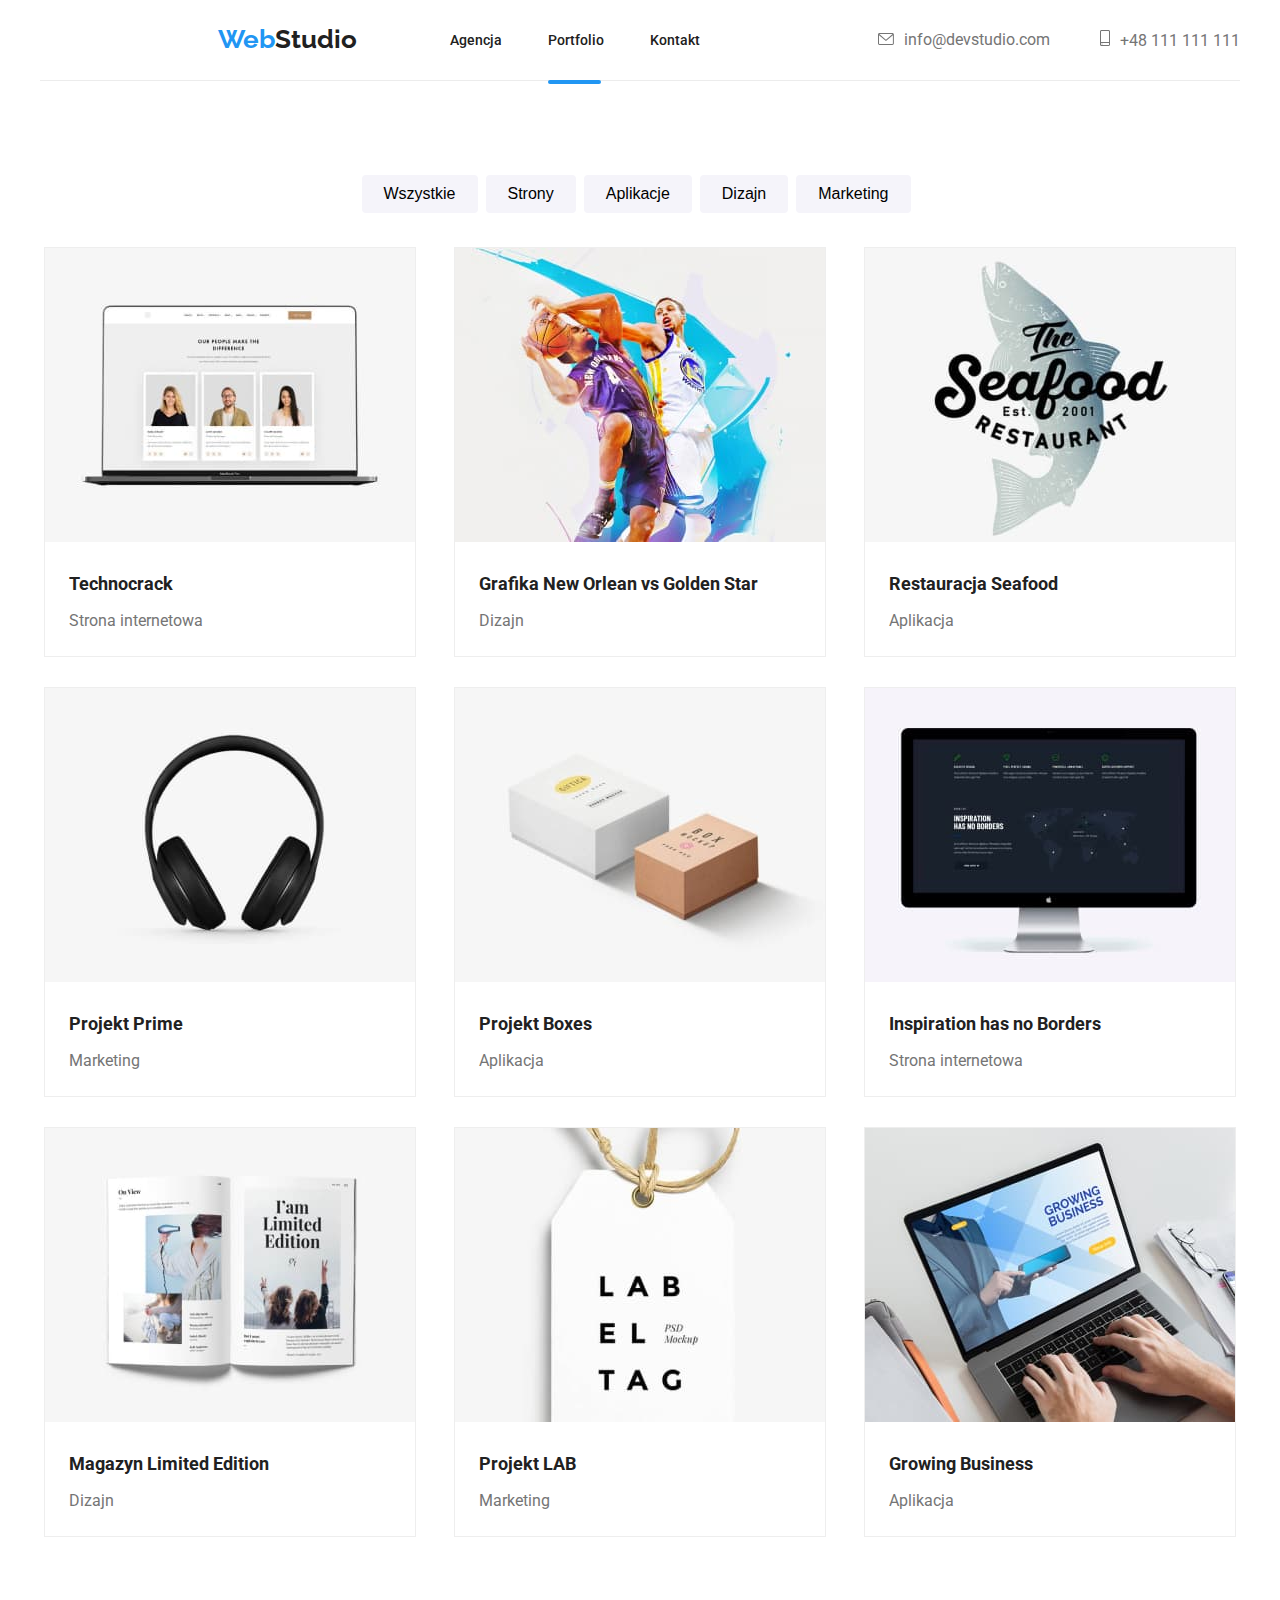
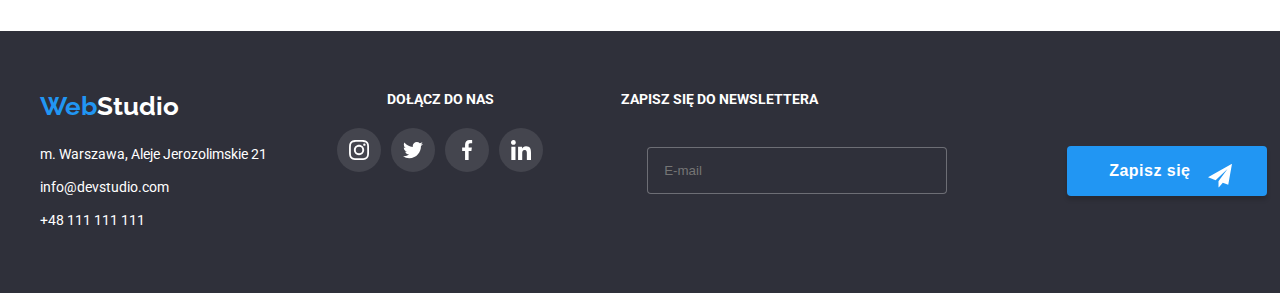
<file: portfolio.html>
<!DOCTYPE html>
<html lang="pl">
<head>
    <link rel="stylesheet" href="https://cdnjs.cloudflare.com/ajax/libs/modern-normalize/1.1.0/modern-normalize.min.css" integrity="sha512-wpPYUAdjBVSE4KJnH1VR1HeZfpl1ub8YT/NKx4PuQ5NmX2tKuGu6U/JRp5y+Y8XG2tV+wKQpNHVUX03MfMFn9Q==" crossorigin="anonymous" referrerpolicy="no-referrer" />
    <link rel="stylesheet" href="css/main.min.css"/>
    <meta charset="UTF-8">
    <meta http-equiv="X-UA-Compatible" content="IE=edge">
    <meta name="viewport" content="width=device-width, initial-scale=1.0">
    <title>Portfolio</title>
</head>
<body>
    <header>
        <div class="container">
        <div class="page-header">
        <nav class="page-header__menu">
            <a class="logo" href="./index.html"><span class="logo__label">Web</span>Studio</a>
        <ul class="navigation">
            <li class="navigation__item"><a class="navigation__link"  href="./index.html">Agencja</a></li>
            <li class="navigation__item"><a class="navigation__link is-active" href="./portfolio.html">Portfolio</a></li>
            <li class="navigation__item"><a class="navigation__link" href="#">Kontakt</a></li>
        </ul>
        </nav>
        <ul class="contact">
           <li class="contact__item"><a class="contact__link" href="mailto:info@devstudio.com"><svg class="contact__icons  contact__link" width="16px" height="12px"><use href="./images/icons.svg#icon-envelope"></use></svg>info@devstudio.com</a></li>
           <li class="contact__item"><a class="contact__link" href="tel:48111111111"> <svg class="contact__icons contact__link" width="10px" height="16px"><use  href="./images/icons.svg#icon-smartphone"></use></svg>+48 111 111 111</a></li>
        </ul>
    </div>
</div>
    </header>
    <main>
        <section class="section">
            <div class="container">
        <ul class="menu">
            <li class="menu__item"><button class="menu__button" type="button">Wszystkie</button></li>
            <li class="menu__item"><button class="menu__button" type="button">Strony</button></li>
            <li class="menu__item"><button class="menu__button" type="button">Aplikacje</button></li>
            <li class="menu__item"><button class="menu__button" type="button">Dizajn</button></li>
            <li class="menu__item"><button class="menu__button" type="button">Marketing</button></li>
        </ul>
    </div>
        <div class="container">
        <ul class="portfolio">
            <li class="products__list">
                <figure>
                    <div class="products__card">
                        <img class="products__img" src="./images/technocrack.jpg" alt="technocrack" width="370" height="294">
                        <div class="products__hover">
                            <p class="products__hover__text">Technocrack jest popularną platformą wykorzystywaną do rozpowszechniania koronawirusa. Firmy wykorzystują tę platformę do celów szpiegowskich i ataków na niezabezpieczone serwery konkurencji</p>
                        </div>
                    </div>
                    <figcaption><h3 class="products__title">Technocrack</h3><p class="products__text">Strona internetowa</p>
                    </figcaption>
                </figure>
            </li>
            <li class="products__list">
                <figure>
                    <div class="products__card">
                        <img class="products__img" src="./images/new-orlean-vs-golden-star.jpg" alt="basketball players with the ball" width="370" height="294">
                        <div class="products__hover">
                            <p class="products__hover__text">Technocrack jest popularną platformą wykorzystywaną do rozpowszechniania koronawirusa. Firmy wykorzystują tę platformę do celów szpiegowskich i ataków na niezabezpieczone serwery konkurencji</p>
                        </div>
                    </div>
                    <figcaption><h3 class="products__title">Grafika New Orlean vs Golden Star</h3><p class="products__text">Dizajn</p>
                    </figcaption>
                </figure>
            </li>
            <li class="products__list">
                <figure>
                    <div class="products__card">
                        <img class="products__img" src="./images/restaurant-seafood.jpg" alt="restaurant logo" width="370" height="294">
                        <div class="products__hover">
                            <p class="products__hover__text">Technocrack jest popularną platformą wykorzystywaną do rozpowszechniania koronawirusa. Firmy wykorzystują tę platformę do celów szpiegowskich i ataków na niezabezpieczone serwery konkurencji</p>
                        </div>
                    </div>
                    <figcaption><h3 class="products__title">Restauracja Seafood</h3><p class="products__text">Aplikacja</p>
                    </figcaption>
                </figure>
            </li>
            <li class="products__list">
                <figure>
                    <div class="products__card">
                        <img class="products__img" src="./images/design-prime.jpg" alt="headphones" width="370" height="294">
                        <div class="products__hover">
                            <p class="products__hover__text">Technocrack jest popularną platformą wykorzystywaną do rozpowszechniania koronawirusa. Firmy wykorzystują tę platformę do celów szpiegowskich i ataków na niezabezpieczone serwery konkurencji</p>
                        </div>
                    </div>
                    <figcaption><h3 class="products__title">Projekt Prime</h3><p class="products__text">Marketing</p>
                    </figcaption>
                </figure>
            </li>
            <li class="products__list">
                <figure>
                    <div class="products__card">
                        <img class="products__img" src="./images/design-boxes.jpg" alt="two boxes" width="370" height="294">
                        <div class="products__hover">
                            <p class="products__hover__text">Technocrack jest popularną platformą wykorzystywaną do rozpowszechniania koronawirusa. Firmy wykorzystują tę platformę do celów szpiegowskich i ataków na niezabezpieczone serwery konkurencji</p>
                        </div>
                    </div>
                    <figcaption><h3 class="products__title">Projekt Boxes</h3><p class="products__text">Aplikacja</p>
                    </figcaption>
                </figure>
            </li>
            <li class="products__list">
                <figure>
                    <div class="products__card">
                        <img class="products__img" src="./images/inspiration-has-no-borders.jpg" alt="monitor" width="370" height="294">
                        <div class="products__hover">
                            <p class="products__hover__text">Technocrack jest popularną platformą wykorzystywaną do rozpowszechniania koronawirusa. Firmy wykorzystują tę platformę do celów szpiegowskich i ataków na niezabezpieczone serwery konkurencji</p>
                        </div>
                    </div>
                    <figcaption><h3 class="products__title">Inspiration has no Borders</h3><p class="products__text">Strona internetowa</p>
                    </figcaption>
                </figure>
            </li>
            <li class="products__list">
                <figure>
                    <div class="products__card">
                        <img class="products__img" src="./images/magazine-limited-edition.jpg" alt="colorful magazine" width="370" height="294">
                        <div class="products__hover">
                            <p class="products__hover__text">Technocrack jest popularną platformą wykorzystywaną do rozpowszechniania koronawirusa. Firmy wykorzystują tę platformę do celów szpiegowskich i ataków na niezabezpieczone serwery konkurencji</p>
                        </div>
                    </div>
                    <figcaption><h3 class="products__title">Magazyn Limited Edition</h3><p class="products__text">Dizajn</p>
                    </figcaption>
                </figure>
            </li>
            <li class="products__list">
                <figure>
                    <div class="products__card">
                        <img class="products__img" src="./images/design-lab.jpg" alt="label" width="370" height="294">
                        <div class="products__hover">
                            <p class="products__hover__text">Technocrack jest popularną platformą wykorzystywaną do rozpowszechniania koronawirusa. Firmy wykorzystują tę platformę do celów szpiegowskich i ataków na niezabezpieczone serwery konkurencji</p>
                        </div>
                    </div>
                    <figcaption><h3 class="products__title">Projekt LAB</h3><p class="products__text">Marketing</p>
                    </figcaption>
                </figure>
            </li>
            <li class="products__list">
                <figure>
                    <div class="products__card">
                        <img class="products__img" src="./images/growing-business.jpg" alt="laptop" width="370" height="294">
                        <div class="products__hover">
                            <p class="products__hover__text">Technocrack jest popularną platformą wykorzystywaną do rozpowszechniania koronawirusa. Firmy wykorzystują tę platformę do celów szpiegowskich i ataków na niezabezpieczone serwery konkurencji</p>
                        </div>
                    </div>
                    <figcaption><h3 class="products__title">Growing Business</h3><p class="products__text">Aplikacja</p>
                    </figcaption>
                </figure>
            </li>
        </ul>
    </section>
</div>
    </main>
    <footer class="footer-background">
        <div class="container">
        <div class="page-footer">
            <div class="footer-contact">
                <address>
                    <a class="logo footer-contact__link" href="./index.html"><span class="logo__label">Web</span>Studio</a>
                    <ul class="footer-list">
                        <li class="footer-list__item">m. Warszawa, Aleje Jerozolimskie 21</li>
                        <li class="footer-list__item"><a class="footer-contact__link" href="mailto:info@devstudio.com">info@devstudio.com</a></li>
                        <li class="footer-list__item"><a class="footer-contact__link" href="tel:48111111111">+48 111 111 111</a></li>
                    </ul>
                </address>
            </div>
            <div class="footer-social-media">
                <h5 class="footer-social-media__title">DOŁĄCZ DO NAS</h5>
                <ul class="footer-social-media__item">
                    <li><a href="#" class="footer-social-media__link"><svg width="20px"height="20px"><use href="./images/icons.svg#icon-instagram" ></use></svg></li></a>
                    <li><a href="#" class="footer-social-media__link"><svg width="20px"height="20px"><use href="./images/icons.svg#icon-twitter" ></use></svg></li></a>
                    <li><a href="#" class="footer-social-media__link"><svg width="20px"height="20px"><use href="./images/icons.svg#icon-facebook" ></use></svg></li></a>
                    <li><a href="#" class="footer-social-media__link"><svg width="20px"height="20px"><use href="./images/icons.svg#icon-linkedin" ></use></svg></li></a>
                </ul>
            </div>
            <div class="footer-newsletter">
                <div class="footer-newsletter__items">
                <form name="signup_form" autocomplete="on" novalidate>
                <label class="footer-newsletter__label" for="email-newsletter">ZAPISZ SIĘ DO NEWSLETTERA   
                </label>
                <div class="email-newsletter"> 
                    <input class="email-newsletter__input" id="email-newsletter" type="email" name="email" placeholder="E-mail" required/>
                    <button type="submit" class="email-newsletter__btn email-newsletter button">Zapisz się<svg class="email-newsletter__icons" width="24px" height="24px"><use href="./images/icons.svg#icon-icon-send"></use></svg></button>
                </div>
            </form>
            </div>
            </div>
        </div>
    </div>
    </footer>
</body>
</html>
</file>
<file: css/main.min.css>
@import"https://fonts.googleapis.com/css2?family=Raleway:wght@700&family=Roboto:wght@400;500;700;900&display=swap";@import"https://fonts.googleapis.com/css2?family=Raleway:wght@700&family=Roboto:wght@400;500;700;900&display=swap";@import"https://fonts.googleapis.com/css2?family=Raleway:wght@700&family=Roboto:wght@400;500;700;900&display=swap";@import"https://fonts.googleapis.com/css2?family=Raleway:wght@700&family=Roboto:wght@400;500;700;900&display=swap";@import"https://fonts.googleapis.com/css2?family=Raleway:wght@700&family=Roboto:wght@400;500;700;900&display=swap";@import"https://fonts.googleapis.com/css2?family=Raleway:wght@700&family=Roboto:wght@400;500;700;900&display=swap";@import"https://fonts.googleapis.com/css2?family=Raleway:wght@700&family=Roboto:wght@400;500;700;900&display=swap";@import"https://fonts.googleapis.com/css2?family=Raleway:wght@700&family=Roboto:wght@400;500;700;900&display=swap";@import"https://fonts.googleapis.com/css2?family=Raleway:wght@700&family=Roboto:wght@400;500;700;900&display=swap";@import"https://fonts.googleapis.com/css2?family=Raleway:wght@700&family=Roboto:wght@400;500;700;900&display=swap";@import"https://fonts.googleapis.com/css2?family=Raleway:wght@700&family=Roboto:wght@400;500;700;900&display=swap";@import"https://fonts.googleapis.com/css2?family=Raleway:wght@700&family=Roboto:wght@400;500;700;900&display=swap";@import"https://fonts.googleapis.com/css2?family=Raleway:wght@700&family=Roboto:wght@400;500;700;900&display=swap";@import"https://fonts.googleapis.com/css2?family=Raleway:wght@700&family=Roboto:wght@400;500;700;900&display=swap";@import"https://fonts.googleapis.com/css2?family=Raleway:wght@700&family=Roboto:wght@400;500;700;900&display=swap";@import"https://fonts.googleapis.com/css2?family=Raleway:wght@700&family=Roboto:wght@400;500;700;900&display=swap";@import"https://fonts.googleapis.com/css2?family=Raleway:wght@700&family=Roboto:wght@400;500;700;900&display=swap";@import"https://fonts.googleapis.com/css2?family=Raleway:wght@700&family=Roboto:wght@400;500;700;900&display=swap";@import"https://fonts.googleapis.com/css2?family=Raleway:wght@700&family=Roboto:wght@400;500;700;900&display=swap";@import"https://fonts.googleapis.com/css2?family=Raleway:wght@700&family=Roboto:wght@400;500;700;900&display=swap";@import"https://fonts.googleapis.com/css2?family=Raleway:wght@700&family=Roboto:wght@400;500;700;900&display=swap";@import"https://fonts.googleapis.com/css2?family=Raleway:wght@700&family=Roboto:wght@400;500;700;900&display=swap";@import"https://fonts.googleapis.com/css2?family=Raleway:wght@700&family=Roboto:wght@400;500;700;900&display=swap";@import"https://fonts.googleapis.com/css2?family=Raleway:wght@700&family=Roboto:wght@400;500;700;900&display=swap";@import"https://fonts.googleapis.com/css2?family=Raleway:wght@700&family=Roboto:wght@400;500;700;900&display=swap";@import"https://fonts.googleapis.com/css2?family=Raleway:wght@700&family=Roboto:wght@400;500;700;900&display=swap";@import"https://fonts.googleapis.com/css2?family=Raleway:wght@700&family=Roboto:wght@400;500;700;900&display=swap";*{margin:0 auto;padding:0;-webkit-box-sizing:border-box;box-sizing:border-box;outline:none}body{font-family:"Roboto",sans-serif;color:#212121}@media screen and (min-width: 320px){.container{width:100%;margin:0 auto}}@media screen and (min-width: 481px){.container{width:100%}}@media screen and (min-width: 769px){.container{width:100%}}@media screen and (min-width: 1200px){.container{width:1200px}}.page-header{display:-webkit-box;display:-ms-flexbox;display:flex;-webkit-box-align:center;-ms-flex-align:center;align-items:center;-webkit-box-pack:start;-ms-flex-pack:start;justify-content:flex-start;border-bottom:solid;border-block-width:1px;border-color:#ececec}.page-header__menu{font-size:14px;font-weight:500;line-height:1.17;cursor:pointer;display:-webkit-box;display:-ms-flexbox;display:flex;-webkit-box-align:center;-ms-flex-align:center;align-items:center}.logo{font-family:"Raleway";font-weight:700;font-size:26px;line-height:1.19;text-decoration:none;list-style:none;text-decoration:none;color:#212121;padding-top:24px;padding-bottom:25px;-webkit-transition-property:color;transition-property:color;-webkit-transition:-webkit-transform 250ms cubic-bezier(0.4, 0, 0.2, 1);transition:-webkit-transform 250ms cubic-bezier(0.4, 0, 0.2, 1);transition:transform 250ms cubic-bezier(0.4, 0, 0.2, 1);transition:transform 250ms cubic-bezier(0.4, 0, 0.2, 1), -webkit-transform 250ms cubic-bezier(0.4, 0, 0.2, 1)}.logo:hover{color:#2196f3}.logo:focus{color:#2196f3}.logo__label{color:#2196f3}@media screen and (min-width: 320px){.menu-toggle{background-color:#fff;border:none;fill:#212121;position:absolute;right:4px;top:26px;cursor:pointer}.menu-toggle:hover{fill:#2196f3}.menu-toggle:hover{fill:#2196f3}}@media screen and (min-width: 481px){.menu-toggle{display:none}}@media screen and (min-width: 769px){.menu-toggle{display:none}}@media(min-width: 320px){.navigation{display:none}}@media(min-width: 481px){.navigation{list-style:none;display:-webkit-box;display:-ms-flexbox;display:flex;padding-left:45px}}@media(min-width: 769px){.navigation{list-style:none;display:-webkit-box;display:-ms-flexbox;display:flex;padding-left:93px}}.navigation__item:not(:last-child){margin-right:46px}.navigation__link{text-decoration:none;color:#212121;padding-top:32px;padding-bottom:32px;-webkit-transition-property:color;transition-property:color;-webkit-transition:-webkit-transform 250ms cubic-bezier(0.4, 0, 0.2, 1);transition:-webkit-transform 250ms cubic-bezier(0.4, 0, 0.2, 1);transition:transform 250ms cubic-bezier(0.4, 0, 0.2, 1);transition:transform 250ms cubic-bezier(0.4, 0, 0.2, 1), -webkit-transform 250ms cubic-bezier(0.4, 0, 0.2, 1)}.navigation__link:hover{color:#2196f3}.navigation__link:focus{color:#2196f3}.navigation__item .is-active::after{display:block;content:"";position:absolute;left:auto;top:80px;width:53px;height:4px;background:#2196f3;border-radius:2px}@media(min-width: 320px){.contact{display:none}}@media(min-width: 481px){.contact{list-style:none;display:block;-webkit-box-align:center;-ms-flex-align:center;align-items:center}}@media(min-width: 769px){.contact{display:-webkit-box;display:-ms-flexbox;display:flex;-webkit-box-pack:start;-ms-flex-pack:start;justify-content:flex-start;margin:0}}.contact__item:not(:last-child){margin-right:50px}.contact__link{color:#757575;text-decoration:none;-webkit-transition-property:color,fill;transition-property:color,fill;-webkit-transition:-webkit-transform 250ms cubic-bezier(0.4, 0, 0.2, 1);transition:-webkit-transform 250ms cubic-bezier(0.4, 0, 0.2, 1);transition:transform 250ms cubic-bezier(0.4, 0, 0.2, 1);transition:transform 250ms cubic-bezier(0.4, 0, 0.2, 1), -webkit-transform 250ms cubic-bezier(0.4, 0, 0.2, 1)}.contact__link:hover{color:#2196f3;fill:#2196f3}.contact__link:focus{color:#2196f3;fill:#2196f3}.contact__icons{fill:#757575;padding-top:0 auto;padding-bottom:0 auto;margin-right:10px}@media screen and (min-width: 320px){.section-one{width:auto}}@media screen and (min-width: 481px){.section-one{width:auto}}@media screen and (min-width: 769px)and (max-width: 1200px){.section-one{width:100%}}.section-one{padding:10em 0;background:-webkit-gradient(linear, left top, left bottom, from(rgba(47, 48, 58, 0.4)), to(rgba(47, 48, 58, 0.4))),url(../images/img-title.jpg);background:linear-gradient(rgba(47, 48, 58, 0.4), rgba(47, 48, 58, 0.4)),url(../images/img-title.jpg);background-position:center;background-repeat:no-repeat;background-size:cover;max-width:1200px}@media(min-device-pixel-ratio: 2),(-webkit-min-device-pixel-ratio: 2),(min-resolution: 192dpi),(min-resolution: 2dppx){.section-one{background-image:url(../images/img-title.jpg)}}@media(min-device-pixel-ratio: 3),(-webkit-min-device-pixel-ratio: 3),(min-resolution: 288dpi),(min-resolution: 3dppx){.section-one{background-image:url(../images/img-title.jpg)}}.section-one__title{min-width:320px;font-size:26px;line-height:1.62}@media screen and (min-width: 481px){.section-one__title{width:100%;font-size:26px;line-height:1.62}}@media screen and (min-width: 769px){.section-one__title{font-size:44px;line-height:1.36}}.section-one__title{display:-webkit-box;display:-ms-flexbox;display:flex;-webkit-box-pack:center;-ms-flex-pack:center;justify-content:center;text-align:center;-webkit-box-align:center;-ms-flex-align:center;align-items:center;font-weight:900;color:#fff;margin-bottom:30px}.button{display:-webkit-box;display:-ms-flexbox;display:flex;background-color:#2196f3;font-weight:700;font-size:16px;line-height:1.88;color:#fff;cursor:pointer;padding-left:42px;padding-right:42px;padding-top:10px;padding-bottom:10px;margin:0 auto;border-style:none;-webkit-box-shadow:0px 4px 4px rgba(0,0,0,.15);box-shadow:0px 4px 4px rgba(0,0,0,.15);border-radius:4px}@media(min-width: 320px){.list-lorem{display:block;margin:0 auto}}@media(min-width: 481px){.list-lorem{display:-webkit-box;display:-ms-flexbox;display:flex;-ms-flex-wrap:wrap;flex-wrap:wrap}}@media(min-width: 1200px){.list-lorem{display:-webkit-box;display:-ms-flexbox;display:flex;-ms-flex-wrap:nowrap;flex-wrap:nowrap;width:auto}}@media(min-width: 320px){.list-lorem__item{list-style:none}}@media(min-width: 481px){.list-lorem__item{-ms-flex-preferred-size:calc((100% - 30px)/2);flex-basis:calc((100% - 30px)/2);gap:30px}}@media(min-width: 769px){.list-lorem__item:not(:last-child){margin-right:30px}}@media(min-width: 769px)and (max-width: 1200px){.list-lorem__item{max-width:270px}}@media(min-width: 320px){.list-lorem__title{text-align:center}}@media(min-width: 481px){.list-lorem__title{text-align:left}}.list-lorem__title{font-weight:700;font-size:14px;line-height:1.14;padding-bottom:10px}.list-lorem__text{font-size:14px;line-height:1.71;color:#757575}@media(min-width: 320px){.list-lorem__icons{width:100%;height:120px}}@media(min-width: 481px){.list-lorem__icons{width:100%}}@media(min-width: 769px)and (max-width: 1200px){.list-lorem__icons{max-width:270px}}.list-lorem__icons{border:4px solid #f5f4fa;background-color:#f5f4fa;border-radius:4px;margin-bottom:30px;display:-webkit-box;display:-ms-flexbox;display:flex;-webkit-box-pack:center;-ms-flex-pack:center;justify-content:center;-webkit-box-align:center;-ms-flex-align:center;align-items:center}.section{padding-top:94px;padding-bottom:94px}@media screen and (min-width: 320px){.section__title{font-size:28px;line-height:1.17}}@media screen and (min-width: 481px){.section__title{font-size:28px;line-height:1.17}}@media screen and (min-width: 769px){.section__title{font-size:36px;line-height:1.17}}.section__title{font-weight:700;text-align:center;padding-bottom:50px}.workplace{background-color:#f5f4fa}.team-list__title{font-weight:500;font-size:16px;line-height:1.19}.team-list__text{font-size:16px;line-height:1.19;color:#757575;margin-top:10px;padding-bottom:30px}.team-list{display:-webkit-box;display:-ms-flexbox;display:flex;-ms-flex-wrap:wrap;flex-wrap:wrap;list-style:none;gap:30px;-webkit-box-pack:center;-ms-flex-pack:center;justify-content:center}@media(min-width: 320px){.team-list__card{border-bottom-right-radius:4px;border-bottom-left-radius:4px;-webkit-box-shadow:0px 2px 1px 0px rgba(0,0,0,.2) 0px 1px 1px 0px rgba(0,0,0,.14) 0px 1px 3px 0px rgba(0,0,0,.12);box-shadow:0px 2px 1px 0px rgba(0,0,0,.2) 0px 1px 1px 0px rgba(0,0,0,.14) 0px 1px 3px 0px rgba(0,0,0,.12);margin:0;width:90%}}@media(min-width: 481px){.team-list__card{border-bottom-right-radius:4px;border-bottom-left-radius:4px;-webkit-box-shadow:0px 2px 1px 0px rgba(0,0,0,.2) 0px 1px 1px 0px rgba(0,0,0,.14) 0px 1px 3px 0px rgba(0,0,0,.12);box-shadow:0px 2px 1px 0px rgba(0,0,0,.2) 0px 1px 1px 0px rgba(0,0,0,.14) 0px 1px 3px 0px rgba(0,0,0,.12);margin:0;width:auto}}.team-list__figure{background-color:#fff}.team-list{text-align:center}.team-list__figcaption{padding-left:32px;padding-right:32px;padding-bottom:30px;padding-top:30px}@media screen and (min-width: 320px){.footer-contact{font-size:14px;line-height:1.71;color:#fff;list-style:none;text-decoration:none;margin-bottom:60px}}@media screen and (min-width: 769px){.footer-contact{text-align:left;margin:0;margin-right:70px}}.footer-contact__link{text-decoration:none;font-style:normal;color:#fff}.footer-list__item:not(:last-child){margin-bottom:9px}.footer-list{list-style:none;font-style:normal;font-size:14px;line-height:1.71;color:#fff;margin-top:20px}.footer-background{background:#2f303a}@media screen and (min-width: 320px){.page-footer{display:block;text-align:center;-webkit-box-align:center;-ms-flex-align:center;align-items:center;-webkit-box-pack:center;-ms-flex-pack:center;justify-content:center;margin:60px;padding-top:60px;padding-bottom:60px;height:600px}}@media screen and (min-width: 481px){.page-footer{display:-webkit-box;display:-ms-flexbox;display:flex;-ms-flex-wrap:wrap;flex-wrap:wrap;-webkit-box-pack:center;-ms-flex-pack:center;justify-content:center;-webkit-box-align:start;-ms-flex-align:start;align-items:flex-start}}@media screen and (min-width: 769px){.page-footer{display:-webkit-box;display:-ms-flexbox;display:flex;justify-items:flex-start;-webkit-box-pack:start;-ms-flex-pack:start;justify-content:flex-start;-webkit-box-align:start;-ms-flex-align:start;align-items:flex-start;margin:0;height:auto}}.menu__button{font-weight:500;font-size:16px;line-height:1.63;cursor:pointer;padding-top:6px;padding-bottom:6px;padding-left:22px;padding-right:22px;border-style:none;background-color:#f5f4fa;-webkit-transition-property:background-color,color,-webkit-box-shadow;transition-property:background-color,color,-webkit-box-shadow;transition-property:background-color,color,box-shadow;transition-property:background-color,color,box-shadow,-webkit-box-shadow;-webkit-transition:#2196f3;transition:#2196f3;border-radius:4px}.menu__button:hover{background-color:#2196f3;color:#fff;-webkit-box-shadow:0px 2px 2px 0px rgba(0,0,0,.12) 0px 1px 2px 0px rgba(0,0,0,.08) 0px 3px 1px 0px rgba(0,0,0,.1);box-shadow:0px 2px 2px 0px rgba(0,0,0,.12) 0px 1px 2px 0px rgba(0,0,0,.08) 0px 3px 1px 0px rgba(0,0,0,.1)}.menu__button:focus{background-color:#2196f3;color:#fff;-webkit-box-shadow:0px 2px 2px 0px rgba(0,0,0,.12) 0px 1px 2px 0px rgba(0,0,0,.08) 0px 3px 1px 0px rgba(0,0,0,.1);box-shadow:0px 2px 2px 0px rgba(0,0,0,.12) 0px 1px 2px 0px rgba(0,0,0,.08) 0px 3px 1px 0px rgba(0,0,0,.1)}.menu{display:-webkit-box;display:-ms-flexbox;display:flex;-webkit-box-pack:center;-ms-flex-pack:center;justify-content:center;list-style:none;padding-left:510px;padding-right:518px;padding-bottom:34px;margin:0 auto}.menu__item:not(:last-child){margin-right:8px}.products__title{font-weight:700;font-size:18px;line-height:2;margin-top:20px;padding-left:24px;padding-right:24px;margin-bottom:4px}.products__text{font-size:16px;line-height:1.88;color:#757575;padding-left:24px;padding-right:24px;padding-bottom:20px}.products__list{border:1px solid #eee;cursor:pointer}.products__list:hover{-webkit-box-shadow:0px 1px 1px rgba(0,0,0,.12) 0px 4px 4px rgba(0,0,0,.06) 1px 4px 6px rgba(0,0,0,.16);box-shadow:0px 1px 1px rgba(0,0,0,.12) 0px 4px 4px rgba(0,0,0,.06) 1px 4px 6px rgba(0,0,0,.16)}.products__list:focus{-webkit-box-shadow:0px 1px 1px rgba(0,0,0,.12) 0px 4px 4px rgba(0,0,0,.06) 1px 4px 6px rgba(0,0,0,.16);box-shadow:0px 1px 1px rgba(0,0,0,.12) 0px 4px 4px rgba(0,0,0,.06) 1px 4px 6px rgba(0,0,0,.16)}.products__card{position:relative;overflow:hidden}.products__hover__text{font-size:18px;line-height:1.56;letter-spacing:.03em;color:#fff}.products__hover{position:absolute;top:0;left:0;bottom:0;width:100%;height:auto;padding:49px 45px 49px 24px;background:#2196f3;-webkit-transform:translateY(100%);transform:translateY(100%);-webkit-transition:-webkit-transform 250ms cubic-bezier(0.4, 0, 0.2, 1);transition:-webkit-transform 250ms cubic-bezier(0.4, 0, 0.2, 1);transition:transform 250ms cubic-bezier(0.4, 0, 0.2, 1);transition:transform 250ms cubic-bezier(0.4, 0, 0.2, 1), -webkit-transform 250ms cubic-bezier(0.4, 0, 0.2, 1)}.products__card:hover .products__hover{-webkit-transform:translatey(0);transform:translatey(0)}@media screen and (min-width: 320px){.service{display:none}}@media screen and (min-width: 481px){.service{display:none}}@media screen and (min-width: 1200px){.service{display:-webkit-box;display:-ms-flexbox;display:flex}}.service{list-style:none}@media screen and (min-width: 320px){.service__title{display:none}}@media screen and (min-width: 481px){.service__title{display:none}}@media screen and (min-width: 1200px){.service__title{display:-webkit-box;display:-ms-flexbox;display:flex;margin-bottom:94px;font-size:36px;line-height:1.17;-webkit-box-pack:center;-ms-flex-pack:center;justify-content:center}}.service__item{position:relative;display:-webkit-box;display:-ms-flexbox;display:flex;-webkit-box-pack:start;-ms-flex-pack:start;justify-content:flex-start;-webkit-box-align:start;-ms-flex-align:start;align-items:flex-start}.service__item>.service__text{position:absolute;bottom:0;right:0px;background:rgba(47,48,58,.8);width:370px;height:70px}.service__text{display:-webkit-box;display:-ms-flexbox;display:flex;font-style:normal;font-weight:700;font-size:14px;line-height:1.14;-webkit-box-align:center;-ms-flex-align:center;align-items:center;-webkit-box-pack:center;-ms-flex-pack:center;justify-content:center;letter-spacing:.03em;text-transform:uppercase;color:#fff}.service__item :not(:first-child){margin-left:30px}.social-media{display:-webkit-box;display:-ms-flexbox;display:flex;-ms-flex-wrap:wrap;flex-wrap:wrap;list-style:none;gap:10px}.social-media__icons{fill:#afb1b8;display:-webkit-inline-box;display:-ms-inline-flexbox;display:inline-flex;-webkit-box-pack:center;-ms-flex-pack:center;justify-content:center;-webkit-box-align:center;-ms-flex-align:center;align-items:center;border:#fff;width:44px;height:44px;border-radius:50%;background-color:#fff;-webkit-transition-property:border-color,background-color,fill;transition-property:border-color,background-color,fill;-webkit-transition:-webkit-transform 250ms cubic-bezier(0.4, 0, 0.2, 1);transition:-webkit-transform 250ms cubic-bezier(0.4, 0, 0.2, 1);transition:transform 250ms cubic-bezier(0.4, 0, 0.2, 1);transition:transform 250ms cubic-bezier(0.4, 0, 0.2, 1), -webkit-transform 250ms cubic-bezier(0.4, 0, 0.2, 1)}.social-media__icons:hover{border-color:#2196f3;width:44px;height:44px;border-radius:50%;background-color:#2196f3;fill:#fff}.social-media__icons:focus{border:#2196f3;width:44px;height:44px;border-radius:50%;background-color:#2196f3;fill:#fff}.social-media__icons:not(:last-child){margin-right:10px}.social-media__items{display:-webkit-box;display:-ms-flexbox;display:flex;-webkit-box-pack:center;-ms-flex-pack:center;justify-content:center}.portfolio{display:-webkit-box;display:-ms-flexbox;display:flex;-ms-flex-wrap:wrap;flex-wrap:wrap;list-style:none;gap:30px}@media(min-width: 320px){.customers{display:-webkit-box;display:-ms-flexbox;display:flex;-ms-flex-wrap:wrap;flex-wrap:wrap;list-style:none;-webkit-box-pack:center;-ms-flex-pack:center;justify-content:center}}@media(min-width: 320px){.customers__item{margin-top:10px;margin-bottom:10px}}@media(min-width: 481px){.customers__item{-ms-flex-preferred-size:calc((100% - 10px)/3);flex-basis:calc((100% - 10px)/3);gap:10px}}@media(min-width: 769px){.customers__item{-ms-flex-preferred-size:calc((100% - 10px)/6);flex-basis:calc((100% - 10px)/6);gap:10px}}.customers__icons{display:-webkit-box;display:-ms-flexbox;display:flex;-webkit-box-pack:center;-ms-flex-pack:center;justify-content:center;-webkit-box-align:center;-ms-flex-align:center;align-items:center;width:170px;height:92px;border:1px solid #afb1b8;border-radius:4px;fill:#afb1b8;-webkit-transition-property:border-color,fill;transition-property:border-color,fill;-webkit-transition:-webkit-transform 250ms cubic-bezier(0.4, 0, 0.2, 1);transition:-webkit-transform 250ms cubic-bezier(0.4, 0, 0.2, 1);transition:transform 250ms cubic-bezier(0.4, 0, 0.2, 1);transition:transform 250ms cubic-bezier(0.4, 0, 0.2, 1), -webkit-transform 250ms cubic-bezier(0.4, 0, 0.2, 1)}.customers__icons:hover{border-color:#2196f3;fill:#2196f3}.customers__icons:focus{border-color:#2196f3;fill:#2196f3}@media(min-width: 320px){.footer-social-media{-webkit-box-align:center;-ms-flex-align:center;align-items:center;-webkit-box-pack:center;-ms-flex-pack:center;justify-content:center;list-style:none;margin:60px 45px}}@media(min-width: 481px){.footer-social-media{-webkit-box-align:center;-ms-flex-align:center;align-items:center;-webkit-box-pack:center;-ms-flex-pack:center;justify-content:center;list-style:none;margin:0;margin-right:78px}}@media(min-width: 769px){.footer-social-media{-webkit-box-align:center;-ms-flex-align:center;align-items:center;-webkit-box-pack:center;-ms-flex-pack:center;justify-content:center;list-style:none;margin:0;margin-right:78px}}.footer-social-media__title{font-weight:700;line-height:1.172142;font-size:14px;font-style:normal;color:#fff;margin-bottom:20px}.footer-social-media__link{list-style:none;border-radius:50%;background:rgba(255,255,255,.1);width:44px;height:44px;display:-webkit-inline-box;display:-ms-inline-flexbox;display:inline-flex;-webkit-box-pack:center;-ms-flex-pack:center;justify-content:center;-webkit-box-align:center;-ms-flex-align:center;align-items:center;fill:#fff;-webkit-transition-property:background-color;transition-property:background-color;-webkit-transition:-webkit-transform 250ms cubic-bezier(0.4, 0, 0.2, 1);transition:-webkit-transform 250ms cubic-bezier(0.4, 0, 0.2, 1);transition:transform 250ms cubic-bezier(0.4, 0, 0.2, 1);transition:transform 250ms cubic-bezier(0.4, 0, 0.2, 1), -webkit-transform 250ms cubic-bezier(0.4, 0, 0.2, 1)}.footer-social-media__link:hover{border-radius:50%;background-color:#2196f3;width:44px;height:44px}.footer-social-media__link:focus{border-radius:50%;background-color:#2196f3;width:44px;height:44px}.footer-social-media__title{font-weight:700;line-height:1.172142;font-size:14px;font-style:normal;color:#fff;margin-bottom:20px}.footer-social-media__item{display:-webkit-box;display:-ms-flexbox;display:flex;-ms-flex-wrap:wrap;flex-wrap:wrap;list-style:none}@media(min-width: 769px){.footer-social-media__item{gap:10px}}.backdrop{position:fixed;top:0;left:0;width:100%;height:100%;background-color:rgba(0,0,0,.2)}@media(min-width: 320px){.modal{position:absolute;padding:40px;top:50%;left:50%;-webkit-transform:translate(-50%, -50%);transform:translate(-50%, -50%);height:auto;width:90%;background-color:#fff;-webkit-box-shadow:0px 2px 1px 0px rgba(0,0,0,.2) 0px 1px 1px 0px rgba(0,0,0,.14) 0px 1px 3px 0px rgba(0,0,0,.12);box-shadow:0px 2px 1px 0px rgba(0,0,0,.2) 0px 1px 1px 0px rgba(0,0,0,.14) 0px 1px 3px 0px rgba(0,0,0,.12);-webkit-transition:-webkit-transform 250ms cubic-bezier(0.4, 0, 0.2, 1);transition:-webkit-transform 250ms cubic-bezier(0.4, 0, 0.2, 1);transition:transform 250ms cubic-bezier(0.4, 0, 0.2, 1);transition:transform 250ms cubic-bezier(0.4, 0, 0.2, 1), -webkit-transform 250ms cubic-bezier(0.4, 0, 0.2, 1)}}@media(min-width: 481px){.modal{position:absolute;padding:40px;top:50%;left:50%;-webkit-transform:translate(-50%, -50%);transform:translate(-50%, -50%);width:528px;height:581px;background-color:#fff;-webkit-box-shadow:0px 2px 1px 0px rgba(0,0,0,.2) 0px 1px 1px 0px rgba(0,0,0,.14) 0px 1px 3px 0px rgba(0,0,0,.12);box-shadow:0px 2px 1px 0px rgba(0,0,0,.2) 0px 1px 1px 0px rgba(0,0,0,.14) 0px 1px 3px 0px rgba(0,0,0,.12);-webkit-transition:-webkit-transform 250ms cubic-bezier(0.4, 0, 0.2, 1);transition:-webkit-transform 250ms cubic-bezier(0.4, 0, 0.2, 1);transition:transform 250ms cubic-bezier(0.4, 0, 0.2, 1);transition:transform 250ms cubic-bezier(0.4, 0, 0.2, 1), -webkit-transform 250ms cubic-bezier(0.4, 0, 0.2, 1)}}.modal__form{list-style:none;padding-top:28px}.modal__input{Width:100%;height:40px;margin-bottom:10px;resize:none;font-size:12px;line-height:1.67;letter-spacing:.01em;color:#757575;border:1px solid rgba(33,33,33,.2);border-radius:4px;padding-left:42px}.modal__label{font-size:12px;line-height:1.17;letter-spacing:.01em;color:#757575;padding-bottom:4px}.modal__title{font-weight:700;font-size:20px;line-height:1.15;text-align:center;letter-spacing:.03em;color:#212121}.modal__checkbox{margin-bottom:30px}.modal__checkbox__input{border:1px solid rgba(33,33,33,.2);cursor:pointer;padding-top:20px;background:url(../images/icons.svg#icon-icon-check)}@media(min-width: 320px){.modal__checkbox__text{font-size:12px;line-height:1.17;letter-spacing:.03em;color:#757575;width:60px;height:60px;margin-left:7px}}@media(min-width: 481px){.modal__checkbox__text{font-size:15px;line-height:1.71}}.modal__checkbox__link{color:#2196f3}.modal__btn{display:-webkit-box;display:-ms-flexbox;display:flex}.modal__item{position:relative;display:-webkit-box;display:-ms-flexbox;display:flex;-webkit-transition-property:background-color,fill;transition-property:background-color,fill;-webkit-transition:-webkit-transform 250ms cubic-bezier(0.4, 0, 0.2, 1);transition:-webkit-transform 250ms cubic-bezier(0.4, 0, 0.2, 1);transition:transform 250ms cubic-bezier(0.4, 0, 0.2, 1);transition:transform 250ms cubic-bezier(0.4, 0, 0.2, 1), -webkit-transform 250ms cubic-bezier(0.4, 0, 0.2, 1)}.modal__item:hover{fill:#2196f3}.modal__item:focus{fill:#2196f3}.modal__item .modal__input:hover{border-color:#2196f3}.modal__item .modal__input:focus{border-color:#2196f3}.modal__icons{position:absolute;top:-108%;left:12px;display:block}.modal__feedback{-webkit-transition-property:background-color;transition-property:background-color;-webkit-transition:-webkit-transform 250ms cubic-bezier(0.4, 0, 0.2, 1);transition:-webkit-transform 250ms cubic-bezier(0.4, 0, 0.2, 1);transition:transform 250ms cubic-bezier(0.4, 0, 0.2, 1);transition:transform 250ms cubic-bezier(0.4, 0, 0.2, 1), -webkit-transform 250ms cubic-bezier(0.4, 0, 0.2, 1)}.modal__textarea{height:120px;Width:100%;margin-bottom:10px;resize:none;font-size:12px;line-height:1.67;letter-spacing:.01em;color:#757575;border:1px solid rgba(33,33,33,.2);border-radius:4px;padding-left:16px;padding-right:16px;padding-top:12px;padding-bottom:12px}.modal__textarea:hover{border-color:#2196f3}.modal__textarea:focus{border-color:#2196f3}.modal__btn__form{display:-webkit-box;display:-ms-flexbox;display:flex;background-color:#2196f3;font-weight:700;font-size:16px;line-height:1.88;color:#fff;cursor:pointer;margin:0 auto;border-style:none;-webkit-box-shadow:0px 4px 4px rgba(0,0,0,.15);box-shadow:0px 4px 4px rgba(0,0,0,.15);border-radius:4px;padding:10px 76px}.close-button{position:absolute;top:8px;right:8px;width:30px;height:30px;background-color:#fff;border:solid 1px 0,0,0,.1;border-radius:50%;cursor:pointer}.is-hidden{opacity:0;visibility:hidden;pointer-events:none}.is-hidden .modal{-webkit-transform:rotate(180deg);transform:rotate(180deg)}.btn{width:200px;height:50px;font-weight:700;font-size:16px;line-height:1.88;text-align:center;letter-spacing:.06em;color:#fff;-webkit-box-shadow:0px 4px 4px rgba(0,0,0,.15);box-shadow:0px 4px 4px rgba(0,0,0,.15)}@media(min-width: 320px){.email-newsletter{display:block;-webkit-box-pack:center;-ms-flex-pack:center;justify-content:center;-webkit-box-align:center;-ms-flex-align:center;align-items:center;font-size:16px;line-height:20px;letter-spacing:.03em;position:absolute;left:0;width:100%;height:86px;margin-top:20px;margin-bottom:20px}}@media(min-width: 481px){.email-newsletter{width:100%;position:relative;width:450px;height:86px}}@media(min-width: 769px){.email-newsletter{display:-webkit-inline-box;display:-ms-inline-flexbox;display:inline-flex;font-size:16px;line-height:20px;-webkit-box-align:center;-ms-flex-align:center;align-items:center;letter-spacing:.03em;position:absolute;left:49%;width:570px;height:86px}}.email-newsletter__icons{fill:#fff;position:relative;-webkit-transform:translate(50%, 20%);transform:translate(50%, 20%)}.email-newsletter__input{min-width:300px;border:1px solid rgba(255,255,255,.3);border-radius:4px;background-color:#2f303a;padding-left:16px;padding-top:15px;padding-bottom:15px}.email-newsletter__input:hover{border-color:#2196f3;color:#2196f3}.email-newsletter__input:focus{border-color:#2196f3;color:#2196f3}.email-newsletter__btn{position:relative;width:200px;height:50px;left:90px;top:0%;margin-left:10px}.footer-newsletter__items{display:-webkit-box;display:-ms-flexbox;display:flex;outline:none}.footer-newsletter{-webkit-box-align:center;-ms-flex-align:center;align-items:center;-webkit-box-pack:center;-ms-flex-pack:center;justify-content:center;margin:0}.footer-newsletter__label{position:relative;font-weight:700;line-height:1.172142;font-size:14px;font-style:normal;color:#fff;display:block}@media screen and (min-width: 320px){.menu-toggle{background-color:#fff;border:none;fill:#212121;position:absolute;right:4px;top:26px;cursor:pointer}.menu-toggle:hover{fill:#2196f3}.menu-toggle:hover{fill:#2196f3}}@media screen and (min-width: 481px){.menu-toggle{display:none}}@media screen and (min-width: 769px){.menu-toggle{display:none}}@media(min-width: 320px){.menu-modal{position:fixed;padding-left:40px;padding-top:42px;left:0;top:0;-webkit-transform:translateX(100%);transform:translateX(100%);-webkit-transition:-webkit-transform 250ms ease-in-out;transition:-webkit-transform 250ms ease-in-out;transition:transform 250ms ease-in-out;transition:transform 250ms ease-in-out, -webkit-transform 250ms ease-in-out;height:100%;width:100%;background-color:#fff}}.menu-modal.is-open{-webkit-transform:translateX(0);transform:translateX(0)}.menu-modal__item{list-style:none;margin-bottom:32px}.menu-modal__link{font-weight:500;font-size:40px;line-height:1.175;letter-spacing:.02em;color:#212121;text-decoration:none;margin-bottom:40px;cursor:pointer}.menu-modal__link:hover{color:#2196f3}.menu-modal__link:focus{color:#2196f3}.menu-modal__contact{list-style:none;margin-top:230px}.menu-modal__contact-item{margin-bottom:32px}.menu-modal__contact-link{text-decoration:none;font-weight:500;font-size:24px;line-height:1.1666666667;letter-spacing:.02em;color:#757575;cursor:pointer}.menu-modal__contact-link:hover{color:#2196f3}.menu-modal__contact-link:focus{color:#2196f3}.menu-modal__media{list-style:none;display:-webkit-box;display:-ms-flexbox;display:flex;margin:5px 5px}.media__item{margin-right:5px;padding-right:5px;border-right:1px solid rgba(33,33,33,.2)}.media__link{text-decoration:none;font-weight:500;font-size:18px;line-height:1.2222222222;letter-spacing:.02em;color:#2196f3}@media screen and (min-width: 481px){.menu-modal{display:none}}@media screen and (min-width: 769px){.menu-modal{display:none}}/*# sourceMappingURL=main.min.css.map */
</file>
